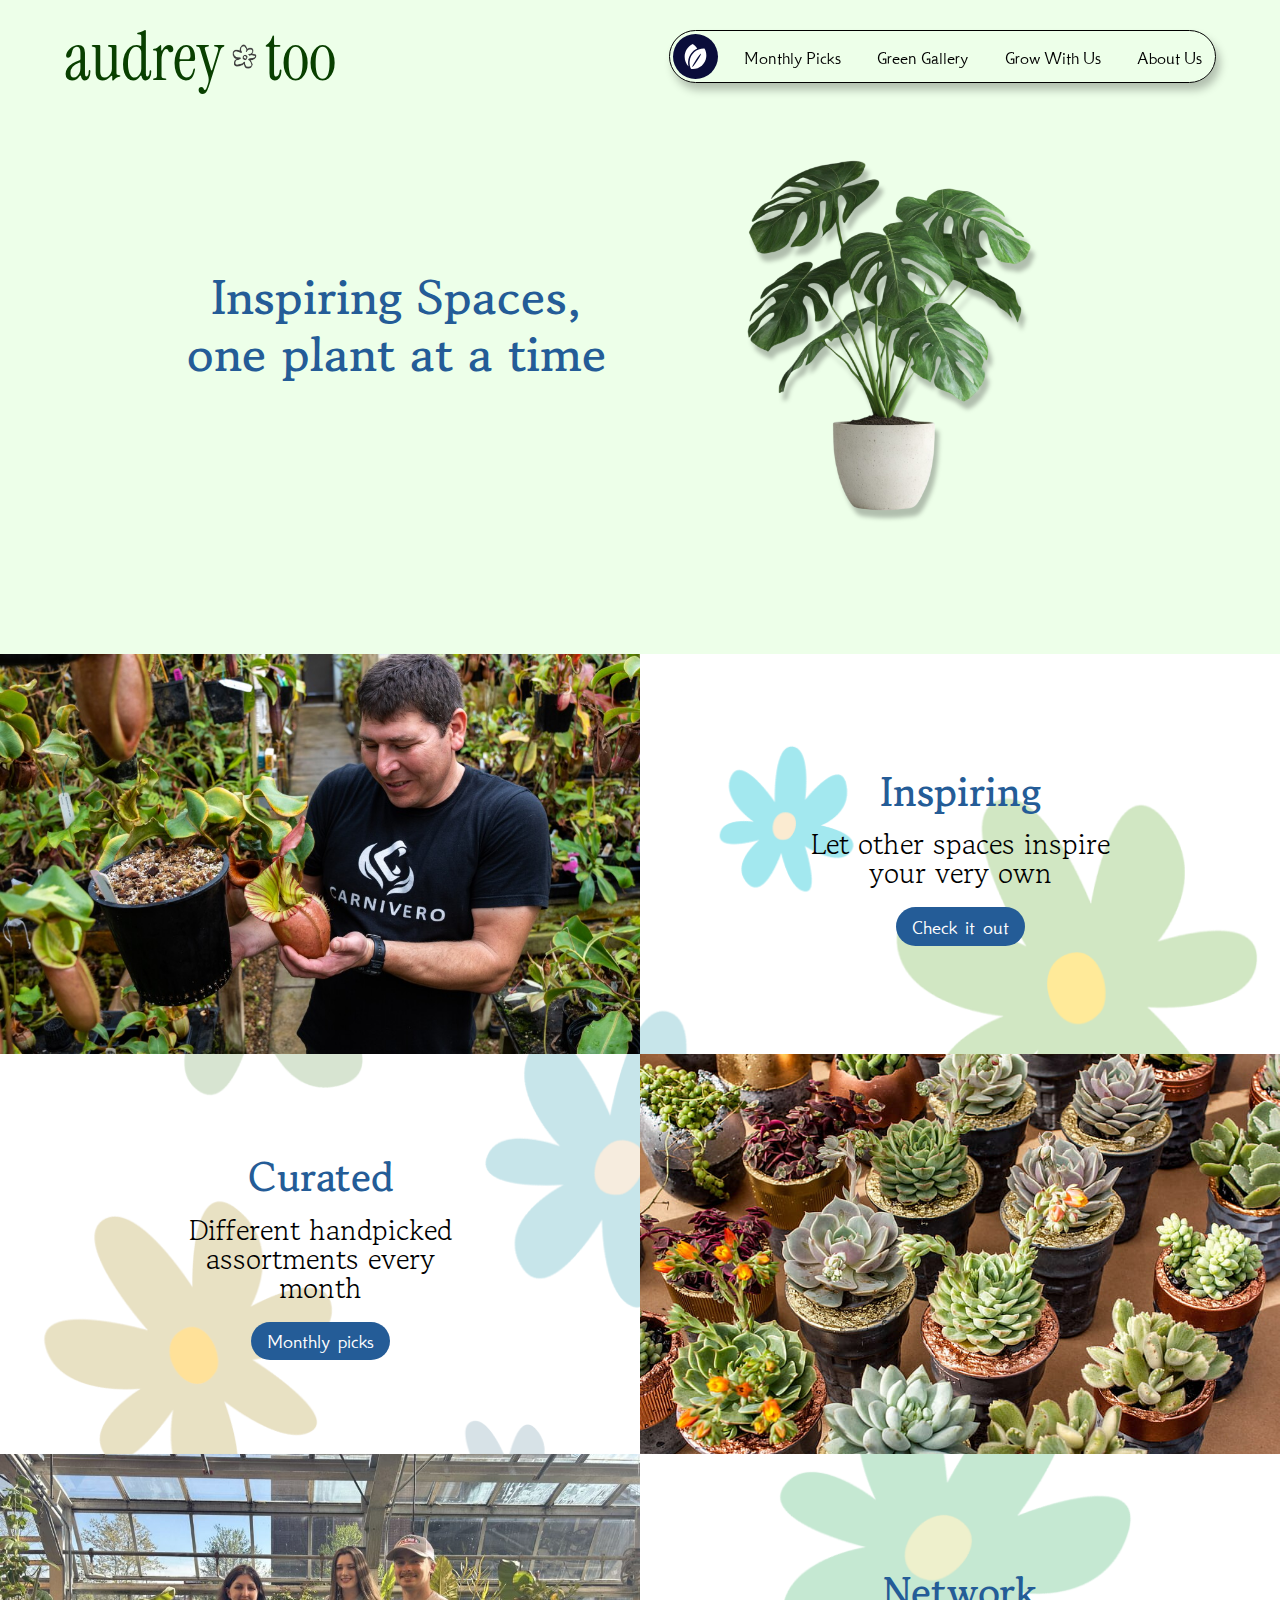
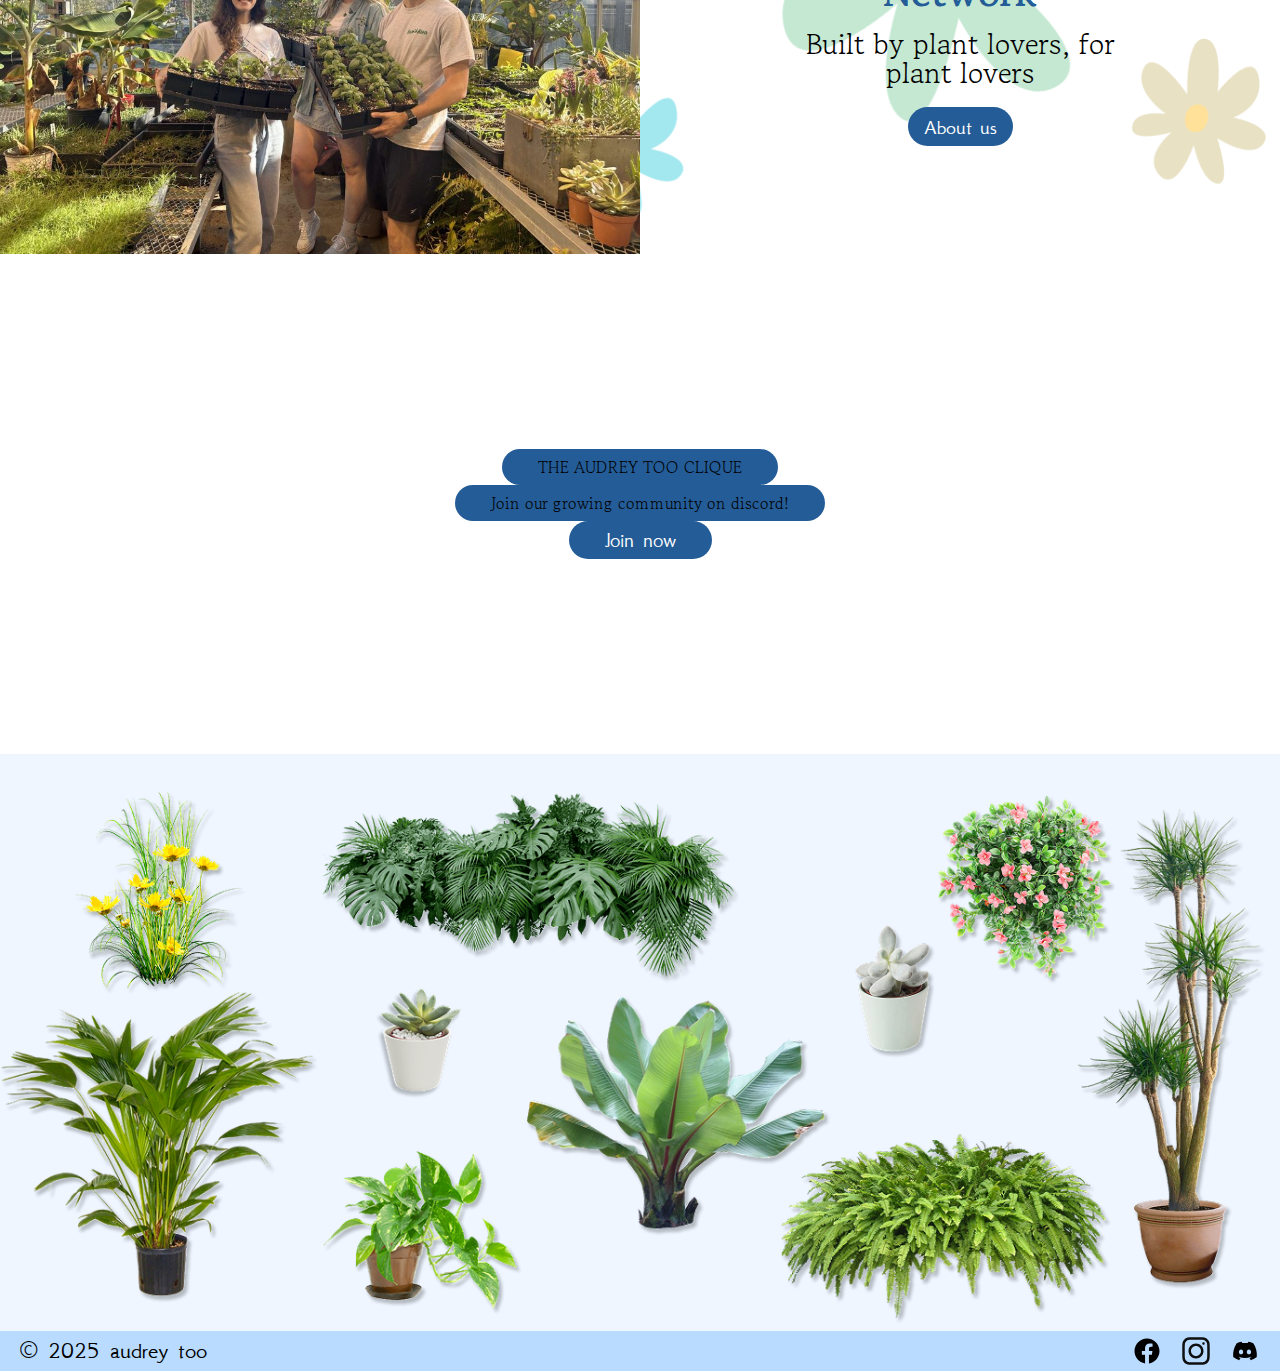
<file: index.html>
<!DOCTYPE html>
<html lang="en">
<head>
    <meta charset="UTF-8">
    <meta name="viewport" content="width=device-width, initial-scale=1.0">
    <title>audrey too | Home</title>
    <link rel="stylesheet" href="css/styles.css">
    <link rel="stylesheet" href="css/index_styles.css">
</head>
<body>
    <section id="top-bg">
        <header>
            
            <div class="logo">
                <p>audrey</p>
                <img src="img/v946-aum-02a-Photoroom.png" alt="hollow flower">
                <p>too</p>
            </div>

            <div class="spacer"></div>

            <nav>
                <ul>
                    <div id="img-home">
                        <a href="index.html"><img src="img/leaf-svgrepo-com.svg" alt="two leaves"></a>
                    </div>
                    <li><a href="monthly_picks.html">Monthly Picks</a></li>
                    <li><a href="green_gallery.html">Green Gallery</a></li>
                    <li><a href="grow_with_us.html">Grow With Us</a></li>
                    <li><a href="about_us.html">About Us</a></li>
                </ul>
            </nav>
        </header>

        <div id="top-container">
            <div id="top-word-wrapper">
                <p>Inspiring Spaces,</p>
                <p>one plant at a time</p>
            </div>

            <div id="top-img-container">
                <img src="img/d61975b2-5e50-40d1-8f82-e6070dfa7053-Photoroom.png" alt="plant in a pot">
            </div>
        </div>
    </section>

    <section id="grid-bg">
        <div id="grid-container">
            <div class="grid-img img1"></div>

            <div class="grid-descriptors">
                <p>Inspiring</p>
                <p>Let other spaces inspire your very own</p>
                <p><a href="#">Check it out</a></p>
            </div>


            <div class="grid-descriptors">
                <p>Curated</p>
                <p>Different handpicked assortments every month</p>
                <p><a href="#">Monthly picks</a></p>
            </div>
            <div class="grid-img img2"></div>

        
            <div class="grid-img img3"></div>
            <div class="grid-descriptors">
                <p>Network</p>
                <p>Built by plant lovers, for plant lovers</p>
                <p><a href="#">About us</a></p>
            </div>
        </div>
    </section>

    <section id="clique">

        <p>THE AUDREY TOO CLIQUE</p>
        <p>Join our growing community on discord!</p>
        <p><a href="#">Join now</a></p>

    </section>

    <section id="plant-collage">
        <img src="img/Group 5.png" alt="plant collage">
    </section>

    <footer>
        <div>
            <p>&copy; 2025 audrey too</p>
        </div>

        <div class="spacer"></div>

        <div id="social-icon">
            <a href="#"><img src="img/facebook-svgrepo-com.svg" alt="facebook logo"></a>
            <a href="#"><img src="img/instagram-svgrepo-com.svg" alt="instagram logo"></a>
            <a href="#"><img src="img/discord-svgrepo-com.svg" alt="discord logo"></a>
        </div>
    </footer>

    


    
</body>
</html>
</file>
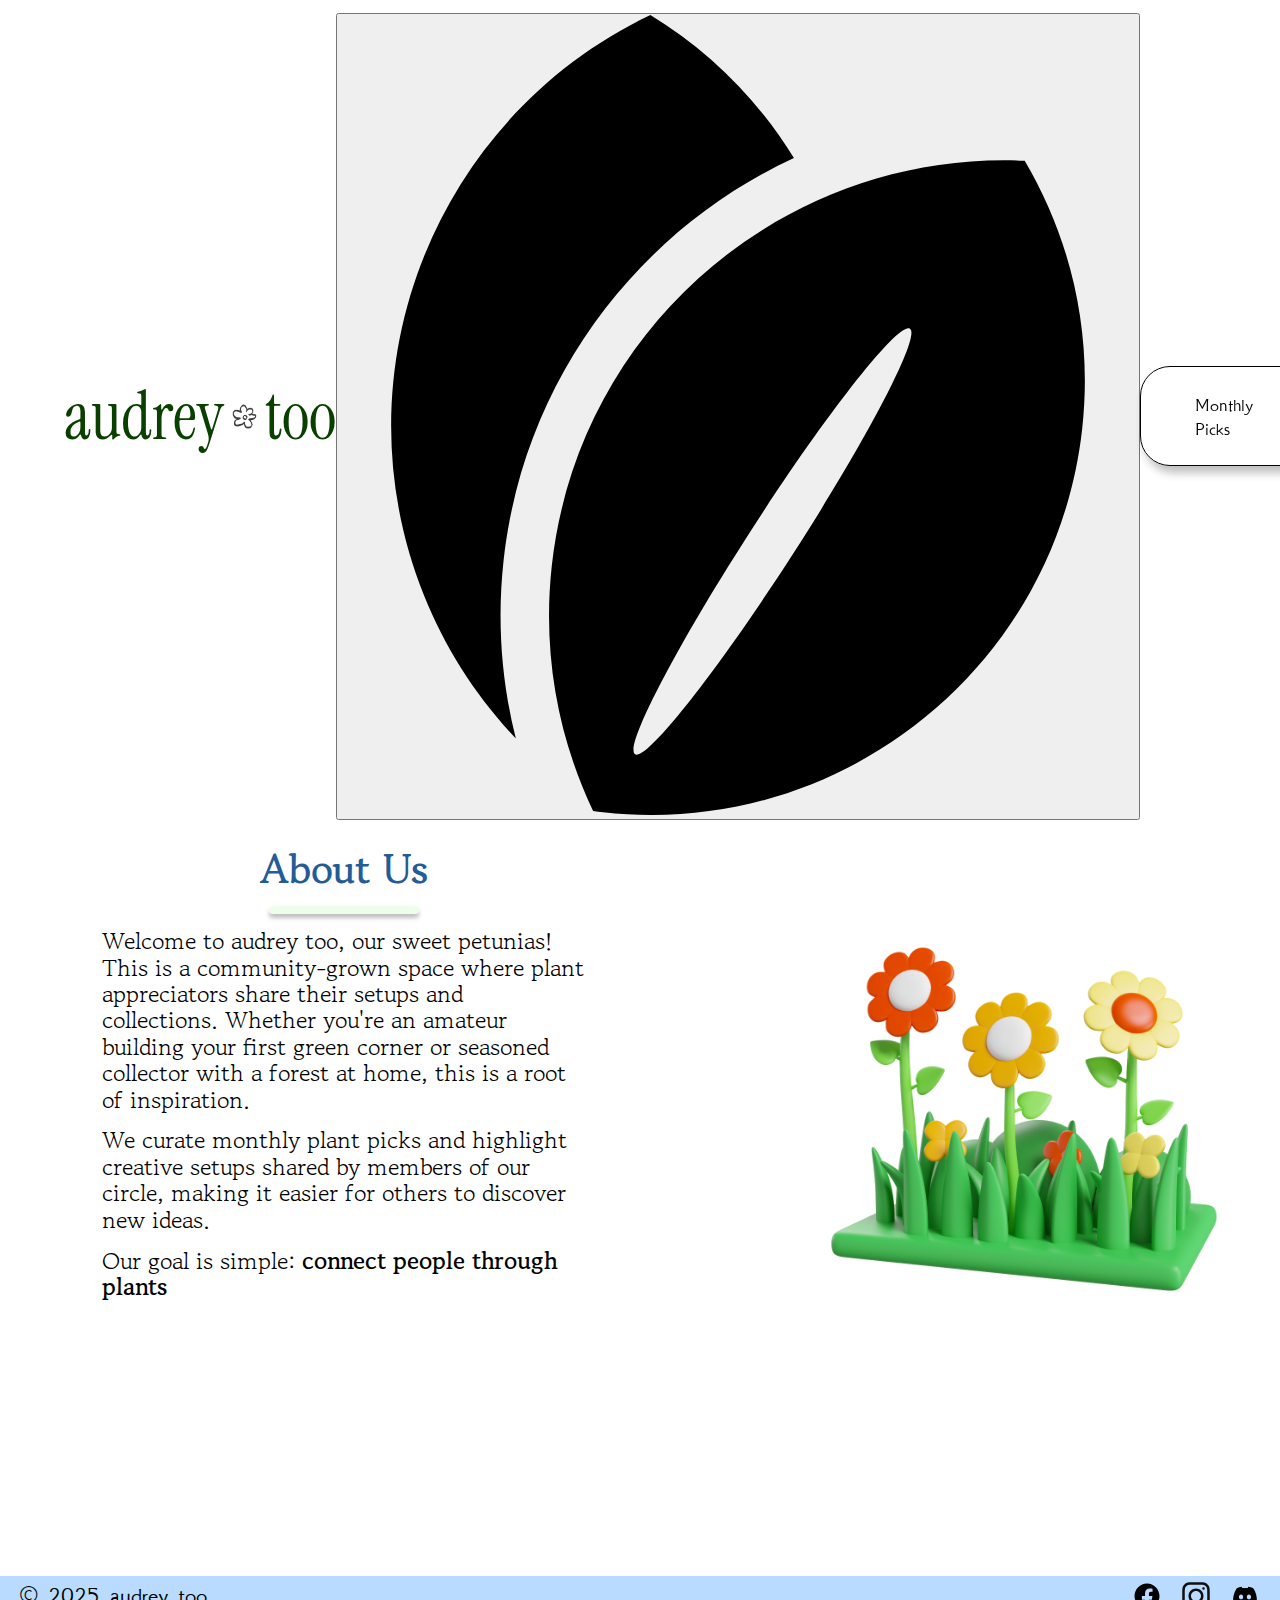
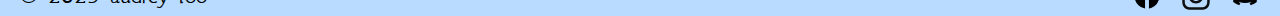
<file: about_us.html>
<!DOCTYPE html>
<html lang="en">
<head>
    <meta charset="UTF-8">
    <meta name="viewport" content="width=device-width, initial-scale=1.0">
    <title>audrey too | About Us</title>
    <link rel="stylesheet" href="css/styles.css">
    <link rel="stylesheet" href="css/about_styles.css">
    <link rel="icon" type="image/png" href="img/favicon.png">
</head>
<body>
    <header>
        <div class="logo">
            <p>audrey</p>
            <img src="img/v946-aum-02a-Photoroom.png" alt="hollow flower">
            <p>too</p>
        </div>

        <div class="spacer"></div>

        <button class="menu-toggle" id="menu-toggle">
            <div class="img-home">
                <img src="img/leaf-svgrepo-com.svg" alt="menu icon">
            </div>
            <span class="menu-icon"></span>
        </button>

        <nav>
            <ul>
                <div class="img-home">
                    <a href="index.html"><img src="img/leaf-svgrepo-com.svg" alt="two leaves"></a>
                </div>
                <li><a href="monthly_picks.html">Monthly Picks</a></li>
                <li><a href="green_gallery.html">Green Gallery</a></li>
                <li><a href="grow_with_us.html">Grow With Us</a></li>
                <li class="current-page"><a href="about_us.html">About Us</a></li>
            </ul>
        </nav>
    </header>


    <section id="about-desc">
        <div id="desc">
            <div id="header-wrap">
                <p id="header">About Us</p>
                <hr>
            </div>

            <p>Welcome to audrey too, our sweet petunias! This is a community-grown space where plant appreciators share their setups and collections. Whether you're an amateur building your first green corner or seasoned collector with a forest at home, this is a root of inspiration.</p>

            <p>We curate monthly plant picks and highlight creative setups shared by members of our circle, making it easier for others to discover new ideas.</p>

            <p>Our goal is simple: <strong>connect people through plants</strong></p>
        </div>
        <div id="img-container"><img src="img/7911210-Photoroom.png" alt="flowers"></div>
    </section>

    <footer>
        <div>
            <p>&copy; 2025 audrey too</p>
        </div>

        <div class="spacer"></div>

        <div id="social-icon">
            <a href="#"><img src="img/facebook-svgrepo-com.svg" alt="facebook logo"></a>
            <a href="#"><img src="img/instagram-svgrepo-com.svg" alt="instagram logo"></a>
            <a href="#"><img src="img/discord-svgrepo-com.svg" alt="discord logo"></a>
        </div>
    </footer>

    <script src="script/nav.js"></script>

    
</body>
</html>
</file>
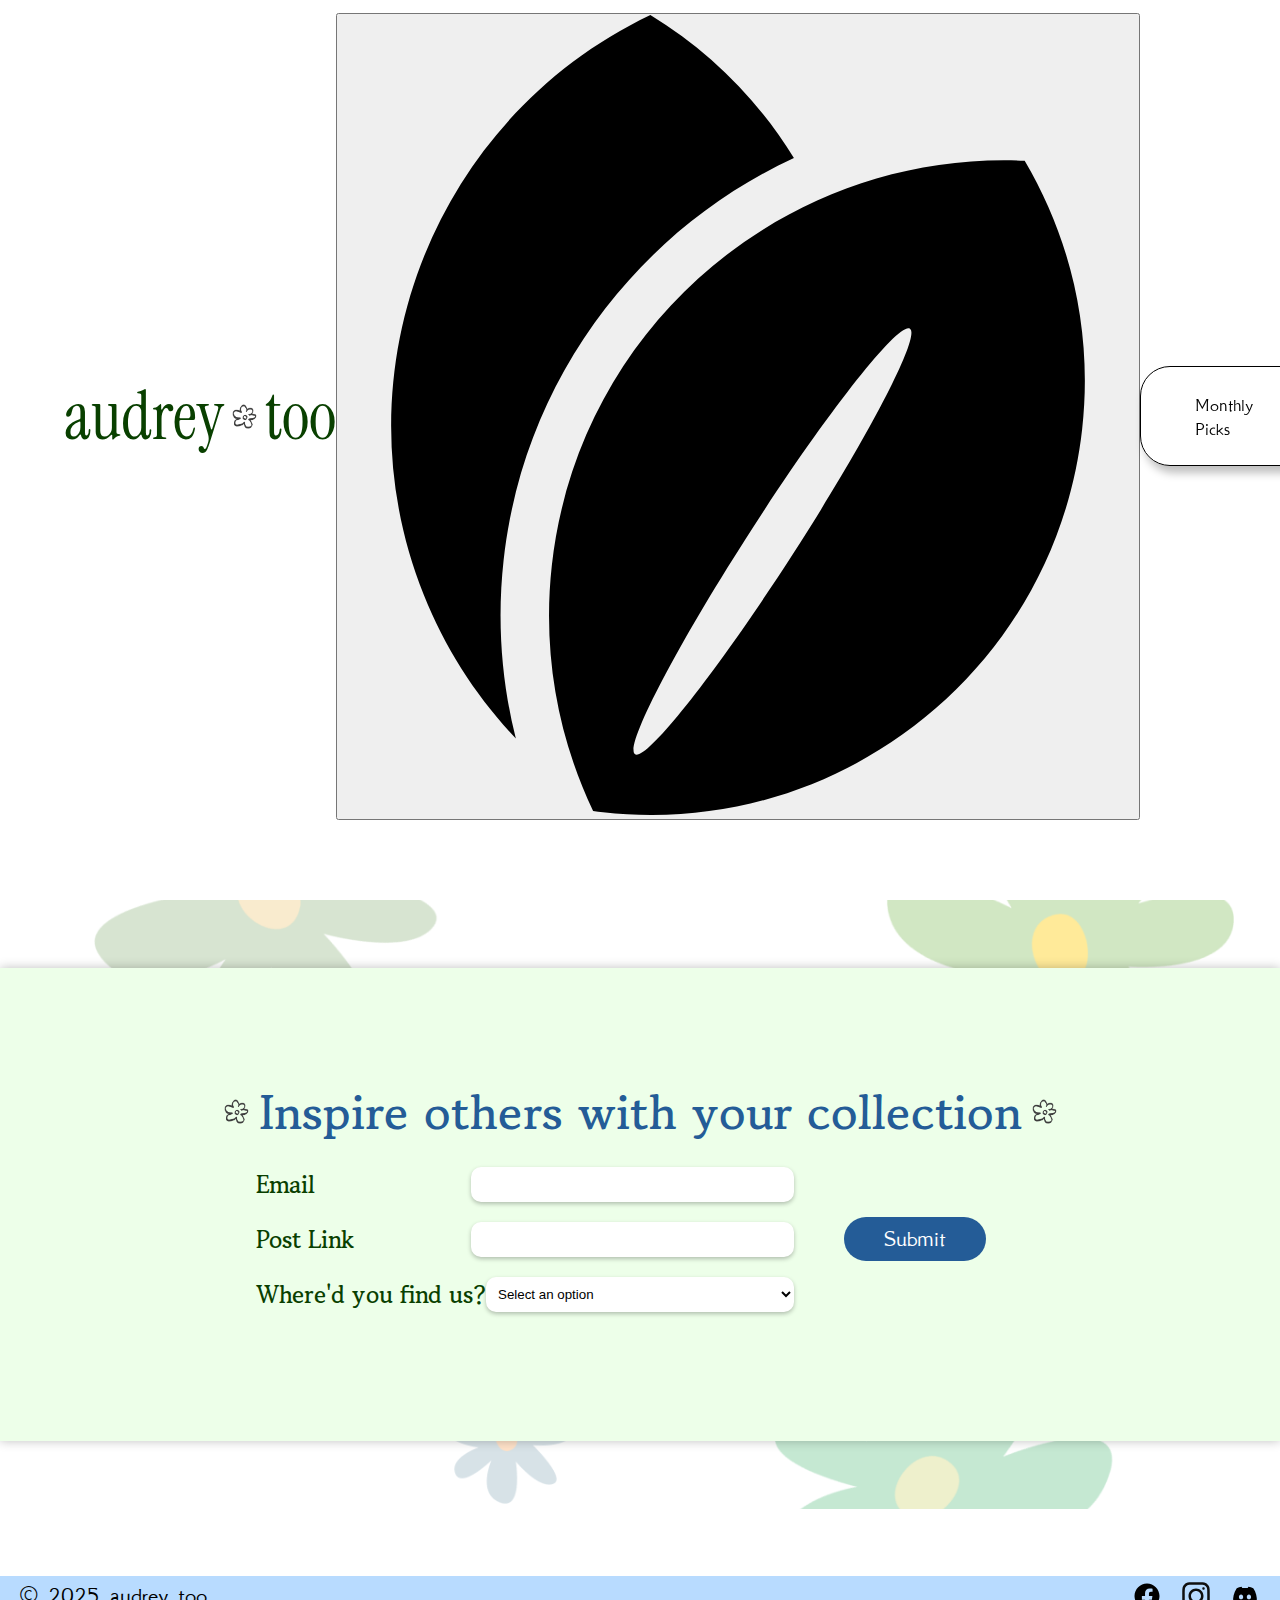
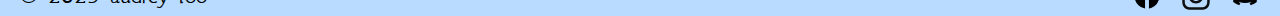
<file: grow_with_us.html>
<!DOCTYPE html>
<html lang="en">
<head>
    <meta charset="UTF-8">
    <meta name="viewport" content="width=device-width, initial-scale=1.0">
    <title>audrey too | Grow With Us</title>
    <link rel="stylesheet" href="css/styles.css">
    <link rel="stylesheet" href="css/gwu_styles.css">
    <link rel="icon" type="image/png" href="img/favicon.png">
</head>
<body>
    <header>
        <div class="logo">
            <p>audrey</p>
            <img src="img/v946-aum-02a-Photoroom.png" alt="hollow flower">
            <p>too</p>
        </div>

        <div class="spacer"></div>

        <button class="menu-toggle" id="menu-toggle">
            <div class="img-home">
                <img src="img/leaf-svgrepo-com.svg" alt="menu icon">
            </div>
            <span class="menu-icon"></span>
        </button>

        <nav>
            <ul>
                <div class="img-home">
                    <a href="index.html"><img src="img/leaf-svgrepo-com.svg" alt="two leaves"></a>
                </div>
                <li><a href="monthly_picks.html">Monthly Picks</a></li>
                <li><a href="green_gallery.html">Green Gallery</a></li>
                <li class="current-page"><a href="grow_with_us.html">Grow With Us</a></li>
                <li><a href="about_us.html">About Us</a></li>
            </ul>
        </nav>
    </header>

    <section id="gwu-form">
        <div id="form-bg-out">
            <div id="form-bg-in">
                <div id="form-header">
                    <img src="img/v946-aum-02a-Photoroom.png" alt="hollow flower">
                    <p>Inspire others with your collection</p>
                    <img src="img/v946-aum-02a-Photoroom.png" alt="hollow flower">
                </div>

                <div id="form-btn-wrap">
                
                    <form id="grow-form" action="">
                        <div class="form-row">
                            <label for="">Email</label>
                            <input type="email">
                        </div>

                        <div class="form-row">
                            <label for="">Post Link</label>
                            <input type="email">
                        </div>

                        <div class="form-row">
                            <label for="">Where'd you find us?</label>
                            <select name="" id="">
                                <option value="">Select an option</option>
                            </select>
                        </div>
                    </form>

                    <button id="submit" type="submit" form="grow-form">Submit</button>

                </div>
            </div>
        </div>
    </section>


    <footer>
        <div>
            <p>&copy; 2025 audrey too</p>
        </div>

        <div class="spacer"></div>

        <div id="social-icon">
            <a href="#"><img src="img/facebook-svgrepo-com.svg" alt="facebook logo"></a>
            <a href="#"><img src="img/instagram-svgrepo-com.svg" alt="instagram logo"></a>
            <a href="#"><img src="img/discord-svgrepo-com.svg" alt="discord logo"></a>
        </div>
    </footer>

    <script src="script/nav.js"></script>
</body>
</html>
</file>
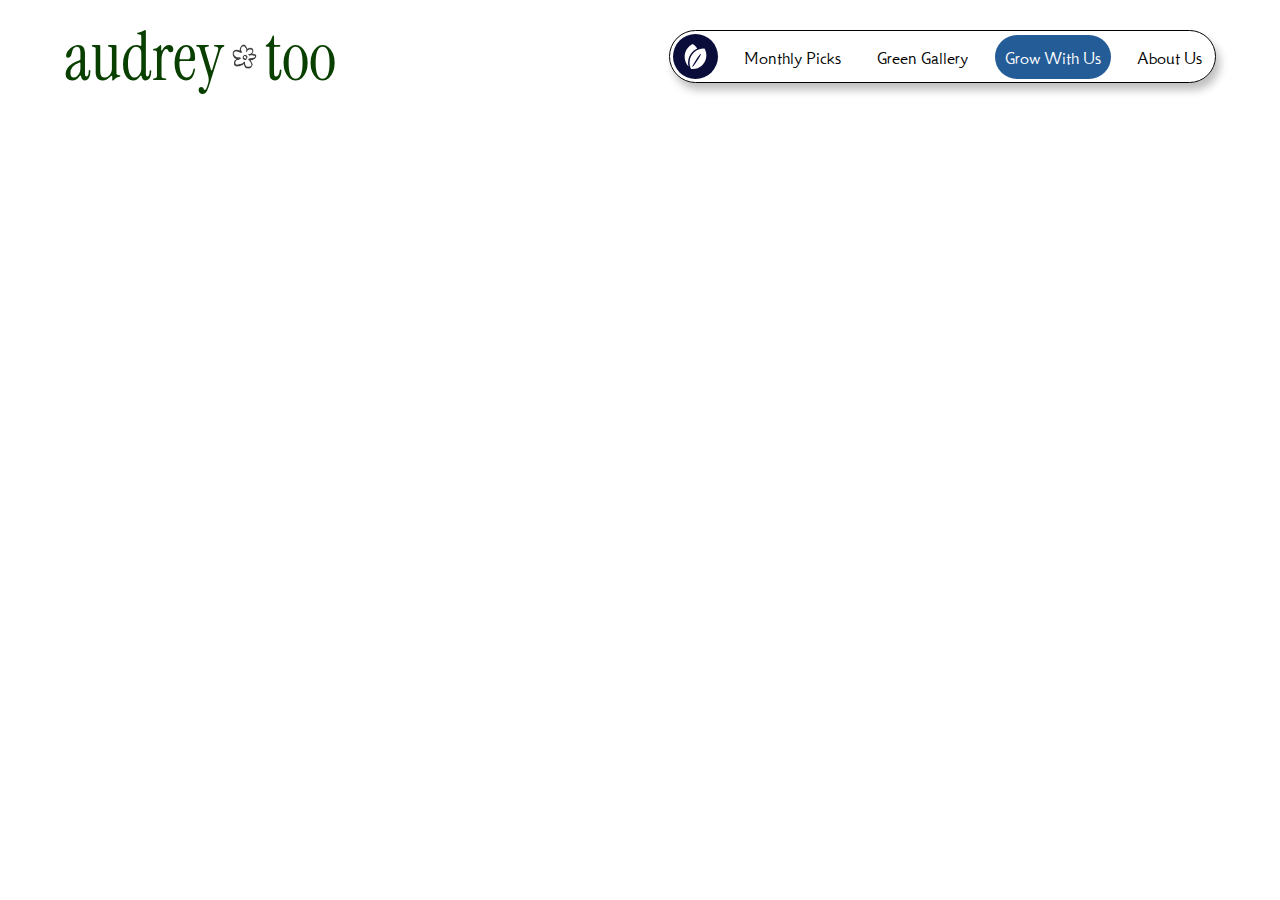
<file: src/grow_with_us.html>
<!DOCTYPE html>
<html lang="en">
<head>
    <meta charset="UTF-8">
    <meta name="viewport" content="width=device-width, initial-scale=1.0">
    <title>audrey too | Grow With Us</title>
    <link rel="stylesheet" href="css/styles.css">
</head>
<body>
    <header>
        <div class="logo">
            <p>audrey</p>
            <img src="img/v946-aum-02a-Photoroom.png" alt="hollow flower">
            <p>too</p>
        </div>

        <div class="spacer"></div>

        <nav>
            <ul>
                <div id="img-home">
                    <a href="index.html"><img src="img/leaf-svgrepo-com.svg" alt="two leaves"></a>
                </div>
                <li><a href="monthly_picks.html">Monthly Picks</a></li>
                <li><a href="green_gallery.html">Green Gallery</a></li>
                <li class="current-page"><a href="grow_with_us.html">Grow With Us</a></li>
                <li><a href="about_us.html">About Us</a></li>
            </ul>
        </nav>
    </header>
    
</body>
</html>
</file>
<file: css/styles.css>
/* MAIN STYLES */ 

@import url('https://fonts.googleapis.com/css2?family=GFS+Neohellenic:ital,wght@0,400;0,700;1,400;1,700&family=Gowun+Batang:wght@400;700&family=Instrument+Serif:ital@0;1&display=swap');

:root{
    --brand: rgba(9,64,0,1);
    --brand-mute: rgba(67,140,55,1);
    --brand-shade: rgba(237,255,233,1);
    --accent: rgba(10,13,58,1);
    --accent-mute: rgba(36,92,151,1);
    --accent-shade: rgba(184,219,255,1);
    --neutral: rgba(239,246,255,1);
    --surface: rgba(255,255,255,1);
}

*{
    padding: 0;
    margin: 0;
    box-sizing: border-box;
}

body{
    font-family: "Gowun Batang";
}


header{
    display: flex;
    align-items: center;
    padding: 1% 5%;
}

.spacer{
    flex: 1;
}

.logo{
    display: flex;
    width: fit-content;
    height: fit-content;
    align-items: center;
    gap: .5em;
}

.logo >img{
    width: 25px;
    height: 25px;
}

.logo > p{
    font-family: 'Instrument Serif', sans-serif;
    font-size: 4.2em;
    color: var(--brand);
}

nav {
    border: 1px solid black;
    border-radius: 30px;
    width: fit-content;
    padding: 3px;
    box-shadow: 4px 7px 8px rgba(0, 0, 0, .25);
    backdrop-filter: blur(7px);
}

nav > ul{
    display: flex;
    align-items: center;
    gap: 1em;
}

nav > ul > #img-home{
    padding: 10px;
    background-color: var(--accent);
    border-radius: 50%;
}

nav > ul img{
    width: 25px;
    filter: invert(1) brightness(2);
    display: block;
}

nav > ul > li{
    list-style-type: none;
    padding: 10px;
    border-radius: 30px;
}

/* nav > ul > li:hover, nav > ul > li:hover a{
    background-color: var(--accent-mute);
    color: var(--surface);
} */

nav > ul > li > a{
    font-family: 'GFS Neohellenic', sans-serif;
    font-size: 1.2em;
    text-decoration: none;
    color: black;
    word-spacing: -.2em;
}

.current-page{
    background-color: var(--accent-mute);
}

.current-page > a{
    color: var(--surface);
}

footer{
    display: flex;
    padding: 0 20px;
    align-items: center;
    min-height: 40px;
    font-family: 'GFS Neohellenic';
    font-size: 1.5em;
    background-color: var(--accent-shade);
}
#social-icon{
    display: flex;
    align-items: center;
    justify-content: center;
    gap: 0.8em;
}

#social-icon img{
    width: 30px;
    display: block;
}
</file>
<file: css/index_styles.css>
@import url('https://fonts.googleapis.com/css2?family=GFS+Neohellenic:ital,wght@0,400;0,700;1,400;1,700&family=Gowun+Batang:wght@400;700&family=Instrument+Serif:ital@0;1&display=swap');


:root{
    --brand: rgba(9,64,0,1);
    --brand-mute: rgba(67,140,55,1);
    --brand-shade: rgba(237,255,233,1);
    --accent: rgba(10,13,58,1);
    --accent-mute: rgba(36,92,151,1);
    --accent-shade: rgba(184,219,255,1);
    --neutral: rgba(239,246,255,1);
    --surface: rgba(255,255,255,1);
}

.mobile{
    display: none;
}

#top-bg{
    background-color: var(--brand-shade);
    height: 10%;
    padding-bottom: 10%;
}

#top-container{
    display: flex;
    justify-content: center;
    padding: 0 12%;
    margin-top: 1%;
}

#top-img-container{
    display: flex;
    justify-content: center;
    width: 50%;
}

#top-img-container img{
    width: 400px;
    margin: auto 0;
    filter: drop-shadow(4px 8px 2px rgba(0,0,0, 0.25));
}

#top-word-wrapper{
    display: flex;
    flex-direction: column;
    justify-content: center;
    text-align:end;
    color: var(--accent-mute);
    font-size: 3em;
    font-weight: bolder;
    width: 50%;
    line-height: 1.2em;
    text-align: center;
}

#grid-bg{
    height: 1200px;
    background-image: url(../img/flower\ scribbles.png);
    background-size: cover; 
    background-position: center; 
    background-repeat: no-repeat;
}

#grid-container{
    display: grid;
    grid-template-columns: 1fr 1fr;
    grid-template-rows: repeat(3, 1fr);

}

.grid-img{
    height: calc(1200px/3);
    background-size: cover; 
    background-position: center; 
    background-repeat: no-repeat;
}

.img1{
    background-image: url(../img/npr.brightspotcdn.jpg);
}

.img2{
    background-image: url(../img/desktop-wallpaper-collection-succulent-succulent-plants-succulents.jpg);
}

.img3{
    background-image: url(../img/plant-giveaway-featured-image-e958fc4c03ca6ea6-1024x683.jpg);
}

.grid-descriptors{
    display: flex;
    flex-direction: column;
    align-items: center;
    justify-content: center;
    text-align: center;
    padding: 0 25%;
}

.grid-descriptors > p:first-child{
    font-weight: bold;
    font-size: 2.5em;
    color: var(--accent-mute);
}

.grid-descriptors > p:nth-of-type(2){
    font-size: 1.8em;
    line-height: 1em;
    margin: 3% 0 6% 0;
}

.grid-descriptors > p:nth-of-type(3){
    background-color: var(--accent-mute);
    padding: 2% 15px;
    border-radius: 30px;
    border: 1px solid transparent;
    transition: background 0.3s ease-in-out;
}

.grid-descriptors > p:nth-of-type(3) a{
    text-decoration: none;
    color: var(--surface);
    font-size: 1.3em;
    font-family: "GFS Neohellenic", sans-serif;
}

.grid-descriptors > p:nth-of-type(3):hover{
    background-color: var(--surface);
    border: 1px solid var(--accent-mute);
}

.grid-descriptors > p:nth-of-type(3):hover a{
    color: var(--accent-mute);
}

#grid-container > .grid-img:nth-child(4n+1) {
    grid-column: 1;
}


#grid-container > .grid-descriptors:nth-child(4n+2) {
    grid-column: 2;
}

#clique{
    display: flex;
    flex-direction: column;
    align-items: center;
    justify-content: center;
    min-height: 500px;
}

#clique div p:nth-of-type(1){
    font-size: 2.5em;
    font-weight: bold;
    color: var(--accent-mute);
}

#clique div p:nth-of-type(2){
    font-size: 1.6em;
    margin-top: -1%;
    margin-bottom: 2%;
    text-align: center;
}

#clique > p{
    background-color: var(--accent-mute);
    padding: 5px 35px;
    border-radius: 30px;
    border: 1px solid transparent;
    transition: background 0.3s ease-in-out;
}

#clique > p a{
    text-decoration: none;
    color: var(--surface);
    font-size: 1.4em;
    font-family: "GFS Neohellenic", sans-serif;
    font-weight: none;
}

#clique > p:hover{
    background-color: var(--surface);
    border: 1px solid var(--accent-mute);
}

#clique > p:hover a{
    color: var(--accent-mute);
}

#plant-collage{

    background-color: var(--neutral);
}

#plant-collage img{
    width: 100%;
}


@media (max-width: 1024px){

    #top-container{
        margin-top: 5%;
    }
    #top-word-wrapper{
        font-size: 2em;
    }

    #top-img-container img{
        width: 300px;
    }

    #grid-bg{
    height: 900px;
    }

    .grid-img{
    height: calc(900px/3);
    }

    .grid-descriptors > p:first-child{
        font-size: 2em;
    }

    .grid-descriptors > p:nth-of-type(2){
        font-size: 1.4em;
    }
    .grid-descriptors > p:nth-of-type(3) a{
        font-size: 1em;
    }

    #clique{
        flex-direction: row;
        padding: 0 10%;
        min-height: 450px;
    }

    #clique div{
        width: 50%;
        text-align: center;
    }

    #clique > p{
        text-align: center;
        margin: 0 auto;
        font-size: 1.3em;
    }
}


@media (max-width: 480px){
    .desktop{
        display: none;
    }

    .mobile{
        display: block;
    }

    #top-word-wrapper{
        font-size: 1em;
    }

    #top-img-container img{
        width: 150px;
    }

    #grid-bg{
        height: 750px;
    }

    .tile-wrapper{
        height: 750px;
        display: flex;
        flex-direction: column;
        justify-content: center;
        align-items: center;
        gap: 30px;
    }

    .tile{
        height: calc(600px/3);
        width: 80%;
        background-size: cover; 
        background-position: center; 
        background-repeat: no-repeat;
        border-radius: 10px;
        display: flex;
        align-items: center;
        justify-content: center;
    }

    .tile:nth-of-type(1){
        background-image: url(../img/npr.brightspotcdn.jpg);
    }

    .tile:nth-of-type(2){
        background-image: url(../img/desktop-wallpaper-collection-succulent-succulent-plants-succulents.jpg);
    }

    .tile:nth-of-type(3){
        background-image: url(../img/plant-giveaway-featured-image-e958fc4c03ca6ea6-1024x683.jpg);
    }

    .desc-wrapper{
        width: 90%;
        height: 90%;
        background-color: rgba(255, 255, 255, 0.79);
        border-radius: 10px;
        display: flex;
        flex-direction: column;
        align-items: center;
        justify-content: center;
        gap: 10px;
    }

    .desc-header{
        color: var(--accent-mute);
        font-weight: bold;
        font-size: 1.5em;
    }

    .desc-body{
        font-size: 1.2em;
        text-align: center;
        line-height: 1.1em;
    }

    .desc-btn{
        font-family: "GFS Neohellenic", sans-serif;
        font-size: 1.1em;
        background-color: var(--accent-mute);
        padding: 5px 10px;
        border-radius: 30px;
        border: 1px solid transparent;
    }

    .desc-btn a{
        text-decoration: none;
        color: var(--surface);
    }

    #clique{
        padding: 0 5%;
        min-height: 250px;
    }

    #clique div p:nth-of-type(1){
        font-size: 1.5em;
    }

    #clique div p:nth-of-type(2){
        font-size: 1em;
    }

    #clique > p{
        font-size: 0.8em;
        padding: 5px 15px;
    }
}
</file>
<file: css/about_styles.css>
@import url('https://fonts.googleapis.com/css2?family=GFS+Neohellenic:ital,wght@0,400;0,700;1,400;1,700&family=Gowun+Batang:wght@400;700&family=Instrument+Serif:ital@0;1&display=swap');

#about-desc{
    height: calc(100vh - 116.5px - 40px);
    display: flex;
    padding: 0 8%;
    overflow: hidden;
}

#desc{
    width: 60%;
    padding: 0 15% 0 0;
    
}

#desc #header{
    font-weight: bold;
    font-size: 2.5em;
    color: var(--accent-mute);
    text-align: center;
}

#desc hr{
    width: 150px;
    background-color: var(--brand-shade);
    height: 8px;
    border: none;
    margin: 0 auto;
    box-shadow: 0 4px 4px rgba(0, 0, 0, .25);
    border-radius: 30px;
}

#desc p{
    font-size: 1.5em;
    line-height: 1.1em;
    margin: 3% 0;
}

#img-container{
    width: 40%;
}

#img-container img{
    width: 550px;
}


@media (max-width: 1024px){
    #about-desc {
        padding: 5% 6%;
        flex-direction: row;
        align-items: center;
    }

    #desc {
        width: 55%;
        padding: 0 8% 0 0;
    }

    #desc #header {
        font-size: 2em;
    }

    #desc hr {
        width: 120px;
        height: 6px;
    }

    #desc p {
        font-size: 1.3em;
        line-height: 1.2em;
    }

    #img-container {
        width: 45%;
        display: flex;
        justify-content: center;
    }

    #img-container img {
        width: 400px;
        max-width: 100%;
        height: auto;
    }
}


@media (max-width: 480px){
    #about-desc {
        flex-direction: column;
        align-items: center;
        text-align: center;
        padding: 10% 6%;
        height: auto;
    }

    #desc {
        width: 100%;
        padding: 0;
        margin-bottom: 8%;
    }

    #desc #header {
        font-size: 1.8em;
    }

    #desc hr {
        width: 300px;
        height: 5px;
        margin: 8px auto;
    }

    #desc p {
        font-size: 1.1em;
        line-height: 1.3em;
        margin: 4% 0;
    }

    #img-container {
        width: 100%;
        display: flex;
        justify-content: center;
    }

    #img-container img {
        width: 300px;
        max-width: 90%;
        height: auto;
    }
}
</file>
<file: css/gwu_styles.css>
@import url('https://fonts.googleapis.com/css2?family=GFS+Neohellenic:ital,wght@0,400;0,700;1,400;1,700&family=Gowun+Batang:wght@400;700&family=Instrument+Serif:ital@0;1&display=swap');

#gwu-form{
    height: calc(100vh - 116.5px - 40px);
    display: flex;
    flex-direction: column;
    justify-content: center;
}

#form-bg-out{
    height: calc(85vh - 116.5px - 40px);
    display: flex;
    flex-direction: column;
    justify-content: center;
    background-image: url(../img/flower\ scribbles.png);
    background-size: cover; 
    background-position: center; 
    background-repeat: no-repeat;
}

#form-bg-in{
    height: calc(70vh - 116.5px - 40px);
    background-color: var(--brand-shade);
    box-shadow: 0 0 10px rgba(0,0,0, 0.25);
    display: flex;
    flex-direction: column;
    align-items: center;
    justify-content: center;
    overflow: hidden;
}

#form-header{
    display: flex;
    gap: 10px;
    align-items: center;

}

#form-header > p{
    font-weight: bold;
    font-size: 3em;
    color: var(--accent-mute);
}

#form-header > img{
    width: 25px;
    height: 25px;
}

.form-row{
    display: flex;
    justify-content: space-between;
    margin: 20px 0;
}

.form-row input, .form-row select{
    flex: 1;
    max-width: 60%;
    background-color: var(--surface);
    border: none;
    border-radius: 10px;
    box-shadow: 0 2px 4px rgba(0,0,0, 0.25);
    padding: 8px;
}

form label{
    font-size: 1.5em;
    font-weight: bold;
    color: var(--brand);
}

#form-btn-wrap{
    width: 100%;
    display: flex;
    align-items: center;
    padding: 0 20%;
    gap: 50px;
}

form{
    min-width: 70%;
}


#form-btn-wrap button{
    font-size: 1.5em;
    font-family: "GFS Neohellenic", sans-serif;
    padding: 8px 40px;
    background-color: var(--accent-mute);
    border: none;
    border-radius: 30px;
    color: var(--surface);
    cursor: pointer;
}

@media (max-width: 1024px){
    #form-header > p{
        font-size: 2.5em;
    }

    #form-header > img{
        width: 20px;
        height: 20px;
    }

    #form-btn-wrap{
        flex-direction: column;
        padding: 0 10%;
    }

    form{
        min-width: 80%;
    }

    form label{
        font-size: 1.2em;
    }

    #submit{
        margin-top: -30px;
    }
}

@media (max-width: 1024px){
    
}
</file>
<file: src/css/styles.css>
/* MAIN STYLES */ 

@import url('https://fonts.googleapis.com/css2?family=GFS+Neohellenic:ital,wght@0,400;0,700;1,400;1,700&family=Gowun+Batang:wght@400;700&family=Instrument+Serif:ital@0;1&display=swap');

:root{
    --brand: rgba(9,64,0,1);
    --brand-mute: rgba(67,140,55,1);
    --brand-shade: rgba(237,255,233,1);
    --accent: rgba(10,13,58,1);
    --accent-mute: rgba(36,92,151,1);
    --accent-shade: rgba(184,219,255,1);
    --neutral: rgba(239,246,255,1);
    --surface: rgba(255,255,255,1);
}

*{
    padding: 0;
    margin: 0;
    box-sizing: border-box;
}

body{
    font-family: "Gowun Batang";
}


header{
    display: flex;
    align-items: center;
    padding: 1% 5%;
}

.spacer{
    flex: 1;
}

.logo{
    display: flex;
    width: fit-content;
    height: fit-content;
    align-items: center;
    gap: .5em;
}

.logo >img{
    width: 25px;
    height: 25px;
}

.logo > p{
    font-family: 'Instrument Serif', sans-serif;
    font-size: 4.2em;
    color: var(--brand);
}

nav {
    border: 1px solid black;
    border-radius: 30px;
    width: fit-content;
    padding: 3px;
    box-shadow: 4px 7px 8px rgba(0, 0, 0, .25);
}

nav > ul{
    display: flex;
    align-items: center;
    gap: 1em;
}

nav > ul > #img-home{
    padding: 10px;
    background-color: var(--accent);
    border-radius: 50%;
}

nav > ul img{
    width: 25px;
    filter: invert(1) brightness(2);
    display: block;
}

nav > ul > li{
    list-style-type: none;
    padding: 10px;
    border-radius: 30px;
}

/* nav > ul > li:hover, nav > ul > li:hover a{
    background-color: var(--accent-mute);
    color: var(--surface);
} */

nav > ul > li > a{
    font-family: 'GFS Neohellenic', sans-serif;
    font-size: 1.2em;
    text-decoration: none;
    color: black;
    word-spacing: -.2em;
}

.current-page{
    background-color: var(--accent-mute);
}

.current-page > a{
    color: var(--surface);
}

footer{
    display: flex;
    padding: 0 20px;
    align-items: center;
    min-height: 40px;
    font-family: 'GFS Neohellenic';
    font-size: 1.5em;
    background-color: var(--accent-shade);
}
#social-icon{
    display: flex;
    align-items: center;
    justify-content: center;
    gap: 0.8em;
}

#social-icon img{
    width: 30px;
    display: block;
}
</file>
